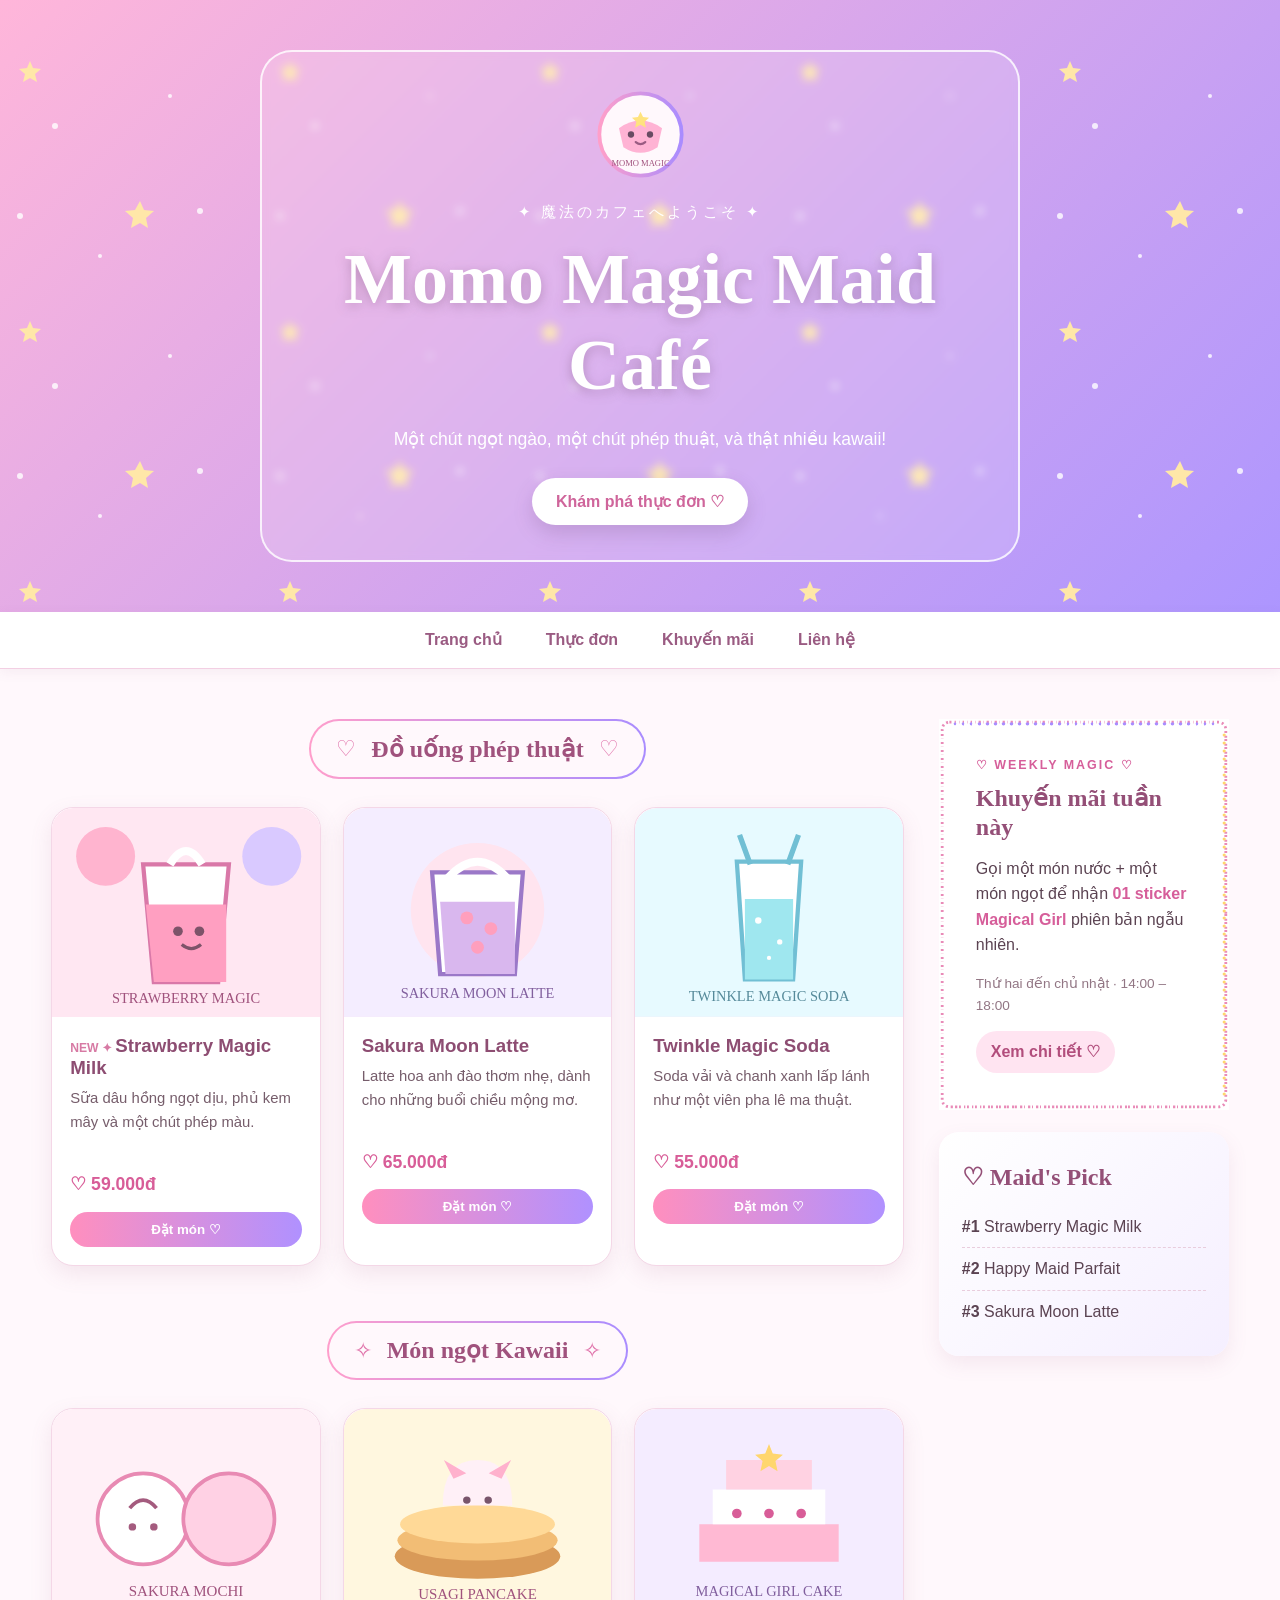
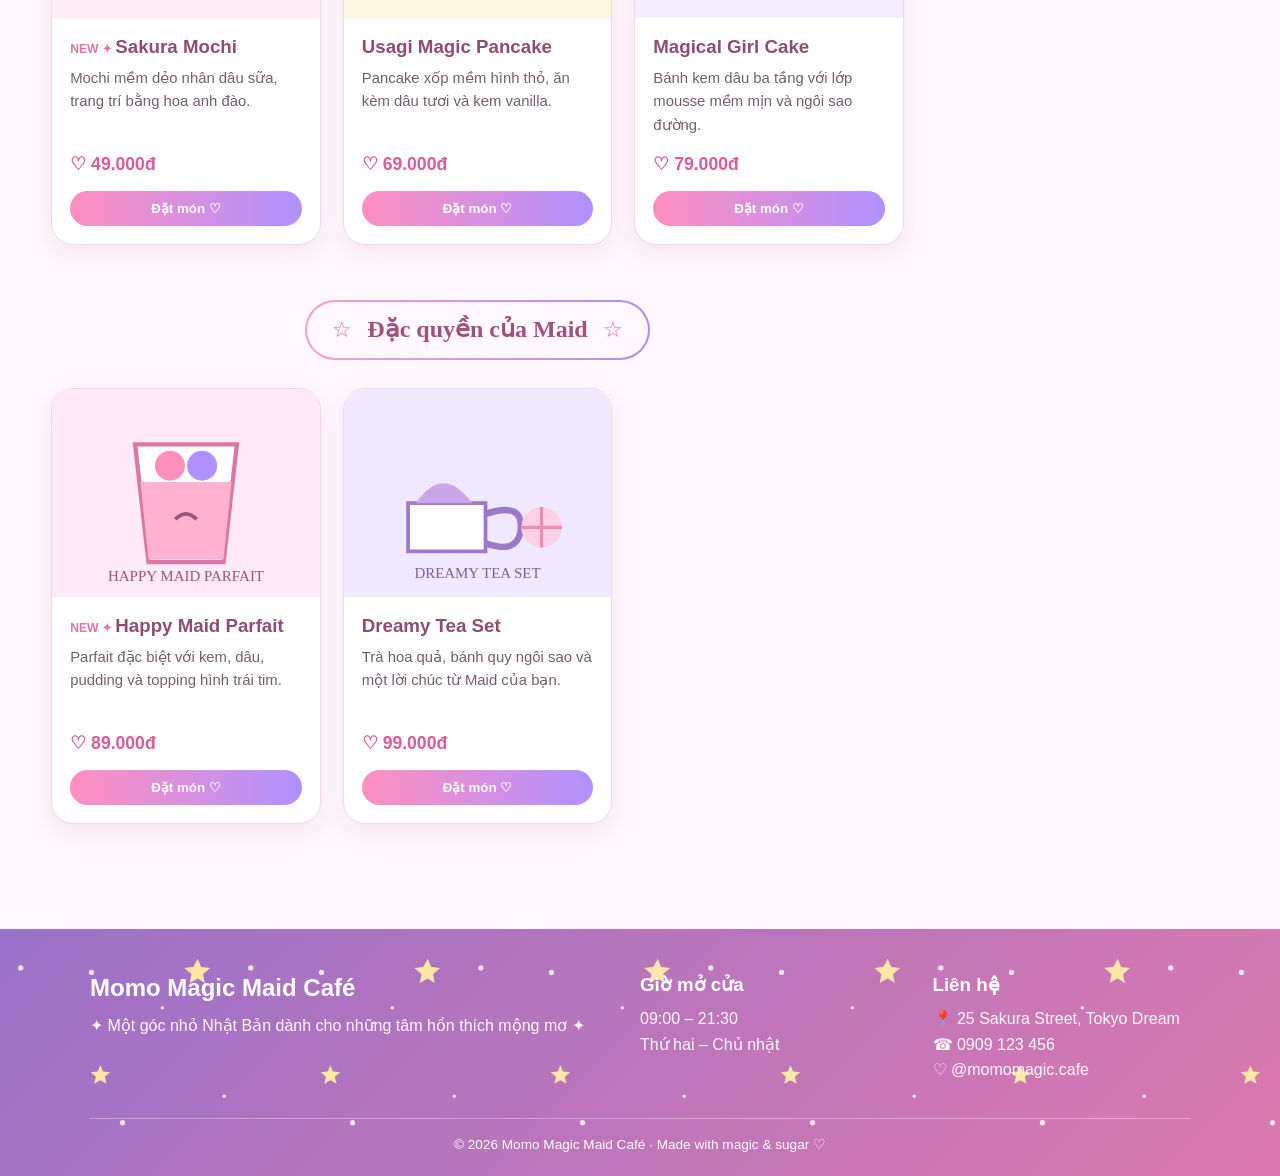
<file: 6651071009_DinhThiThaoDuyen_BaiTap1/html/index.html>
<!DOCTYPE html>
<html lang="vi">
<head>
    <meta charset="UTF-8">
    <meta name="viewport" content="width=device-width, initial-scale=1.0">
    <meta name="description" content="Maid Café Momo Magic - thực đơn cà phê phong cách kawaii Nhật Bản và thiếu nữ phép thuật.">
    <title>Momo Magic Maid Café | Menu - Đinh Thị Thảo Duyên</title>
    <link rel="stylesheet" href="../css/style.css">
</head>

<body>
    <header class="hero" id="home">
        <div class="hero-overlay">
            <img class="logo" src="../images/logo.svg" alt="Logo Momo Magic Maid Café">
            <p class="eyebrow">✦ 魔法のカフェへようこそ ✦</p>
            <h1>Momo Magic Maid Café</h1>
            <p class="slogan">Một chút ngọt ngào, một chút phép thuật, và thật nhiều kawaii!</p>
            <a class="hero-button" href="#menu">Khám phá thực đơn ♡</a>
        </div>
    </header>

    <nav class="main-nav">
        <ul>
            <li><a href="#home">Trang chủ</a></li>
            <li><a href="#menu">Thực đơn</a></li>
            <li><a href="#promo">Khuyến mãi</a></li>
            <li><a href="#contact">Liên hệ</a></li>
        </ul>
    </nav>

    <main class="page-layout">
        <div class="menu-content" id="menu">
            <!-- SECTION: Đồ uống -->
            <section class="menu-section drinks" id="drinks">
                <div class="section-heading">
                    <span>♡</span>
                    <h2>Đồ uống phép thuật</h2>
                    <span>♡</span>
                </div>

                <div class="card-grid">
                    <article class="menu-card">
                        <img src="../images/strawberry-milk.svg" alt="Ly sữa dâu phép thuật">
                        <div class="card-body">
                            <h3>Strawberry Magic Milk</h3>
                            <p>Sữa dâu hồng ngọt dịu, phủ kem mây và một chút phép màu.</p>
                            <span class="price">59.000đ</span>
                            <button type="button">Đặt món ♡</button>
                        </div>
                    </article>

                    <article class="menu-card">
                        <img src="../images/sakura-latte.svg" alt="Ly Sakura Latte">
                        <div class="card-body">
                            <h3>Sakura Moon Latte</h3>
                            <p>Latte hoa anh đào thơm nhẹ, dành cho những buổi chiều mộng mơ.</p>
                            <span class="price">65.000đ</span>
                            <button type="button">Đặt món ♡</button>
                        </div>
                    </article>

                    <article class="menu-card">
                        <img src="../images/magic-soda.svg" alt="Ly Magic Soda">
                        <div class="card-body">
                            <h3>Twinkle Magic Soda</h3>
                            <p>Soda vải và chanh xanh lấp lánh như một viên pha lê ma thuật.</p>
                            <span class="price">55.000đ</span>
                            <button type="button">Đặt món ♡</button>
                        </div>
                    </article>
                </div>
            </section>

            <!-- SECTION: Món ngọt -->
            <section class="menu-section sweets" id="sweets">
                <div class="section-heading">
                    <span>✧</span>
                    <h2>Món ngọt Kawaii</h2>
                    <span>✧</span>
                </div>

                <div class="card-grid">
                    <article class="menu-card">
                        <img src="../images/mochi.svg" alt="Mochi Sakura">
                        <div class="card-body">
                            <h3>Sakura Mochi</h3>
                            <p>Mochi mềm dẻo nhân dâu sữa, trang trí bằng hoa anh đào.</p>
                            <span class="price">49.000đ</span>
                            <button type="button">Đặt món ♡</button>
                        </div>
                    </article>

                    <article class="menu-card">
                        <img src="../images/pancake.svg" alt="Pancake thỏ phép thuật">
                        <div class="card-body">
                            <h3>Usagi Magic Pancake</h3>
                            <p>Pancake xốp mềm hình thỏ, ăn kèm dâu tươi và kem vanilla.</p>
                            <span class="price">69.000đ</span>
                            <button type="button">Đặt món ♡</button>
                        </div>
                    </article>

                    <article class="menu-card">
                        <img src="../images/cake.svg" alt="Bánh kem Magical Girl">
                        <div class="card-body">
                            <h3>Magical Girl Cake</h3>
                            <p>Bánh kem dâu ba tầng với lớp mousse mềm mịn và ngôi sao đường.</p>
                            <span class="price">79.000đ</span>
                            <button type="button">Đặt món ♡</button>
                        </div>
                    </article>
                </div>
            </section>

            <!-- SECTION: Món đặc biệt -->
            <section class="menu-section specials" id="specials">
                <div class="section-heading">
                    <span>☆</span>
                    <h2>Đặc quyền của Maid</h2>
                    <span>☆</span>
                </div>

                <div class="card-grid">
                    <article class="menu-card featured">
                        <img src="../images/maid-parfait.svg" alt="Maid Parfait">
                        <div class="card-body">
                            <h3>Happy Maid Parfait</h3>
                            <p>Parfait đặc biệt với kem, dâu, pudding và topping hình trái tim.</p>
                            <span class="price">89.000đ</span>
                            <button type="button">Đặt món ♡</button>
                        </div>
                    </article>

                    <article class="menu-card featured">
                        <img src="../images/tea-set.svg" alt="Dreamy Tea Set">
                        <div class="card-body">
                            <h3>Dreamy Tea Set</h3>
                            <p>Trà hoa quả, bánh quy ngôi sao và một lời chúc từ Maid của bạn.</p>
                            <span class="price">99.000đ</span>
                            <button type="button">Đặt món ♡</button>
                        </div>
                    </article>
                </div>
            </section>
        </div>

        <aside id="promo">
            <div class="promo-box">
                <p class="promo-label">♡ WEEKLY MAGIC ♡</p>
                <h2>Khuyến mãi tuần này</h2>
                <p>Gọi một món nước + một món ngọt để nhận <strong>01 sticker Magical Girl</strong> phiên bản ngẫu nhiên.</p>
                <p class="promo-note">Thứ hai đến chủ nhật · 14:00 – 18:00</p>
                <a href="#contact">Xem chi tiết ♡</a>
            </div>

            <div class="favorite-box">
                <h2>♡ Maid's Pick</h2>
                <p><strong>#1</strong> Strawberry Magic Milk</p>
                <p><strong>#2</strong> Happy Maid Parfait</p>
                <p><strong>#3</strong> Sakura Moon Latte</p>
            </div>
        </aside>
    </main>

    <footer id="contact">
        <div class="footer-inner">
            <div>
                <h2>Momo Magic Maid Café</h2>
                <p>✦ Một góc nhỏ Nhật Bản dành cho những tâm hồn thích mộng mơ ✦</p>
            </div>

            <div>
                <h3>Giờ mở cửa</h3>
                <p>09:00 – 21:30<br>Thứ hai – Chủ nhật</p>
            </div>

            <div>
                <h3>Liên hệ</h3>
                <p>📍 25 Sakura Street, Tokyo Dream<br>☎ 0909 123 456<br>♡ @momomagic.cafe</p>
            </div>
        </div>

        <p class="copyright">© 2026 Momo Magic Maid Café · Made with magic & sugar ♡</p>
    </footer>
</body>
</html>
</file>
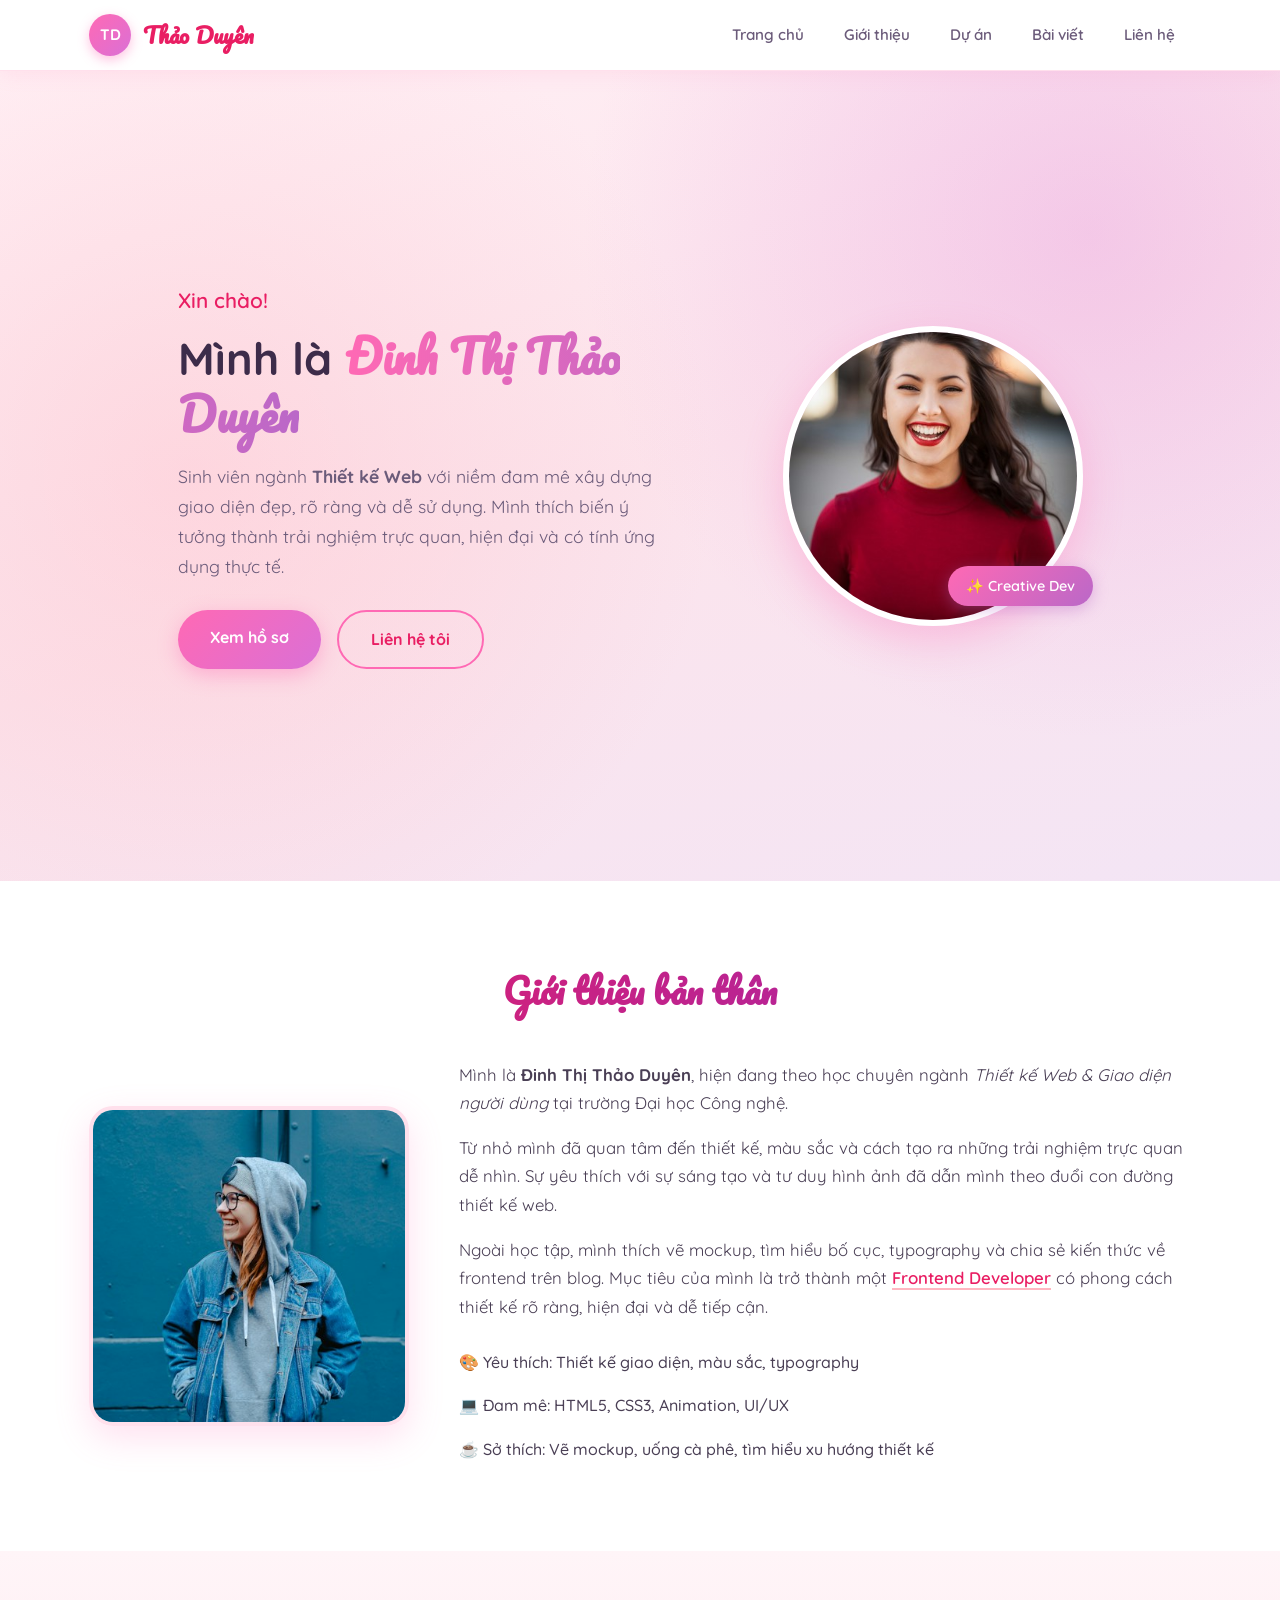
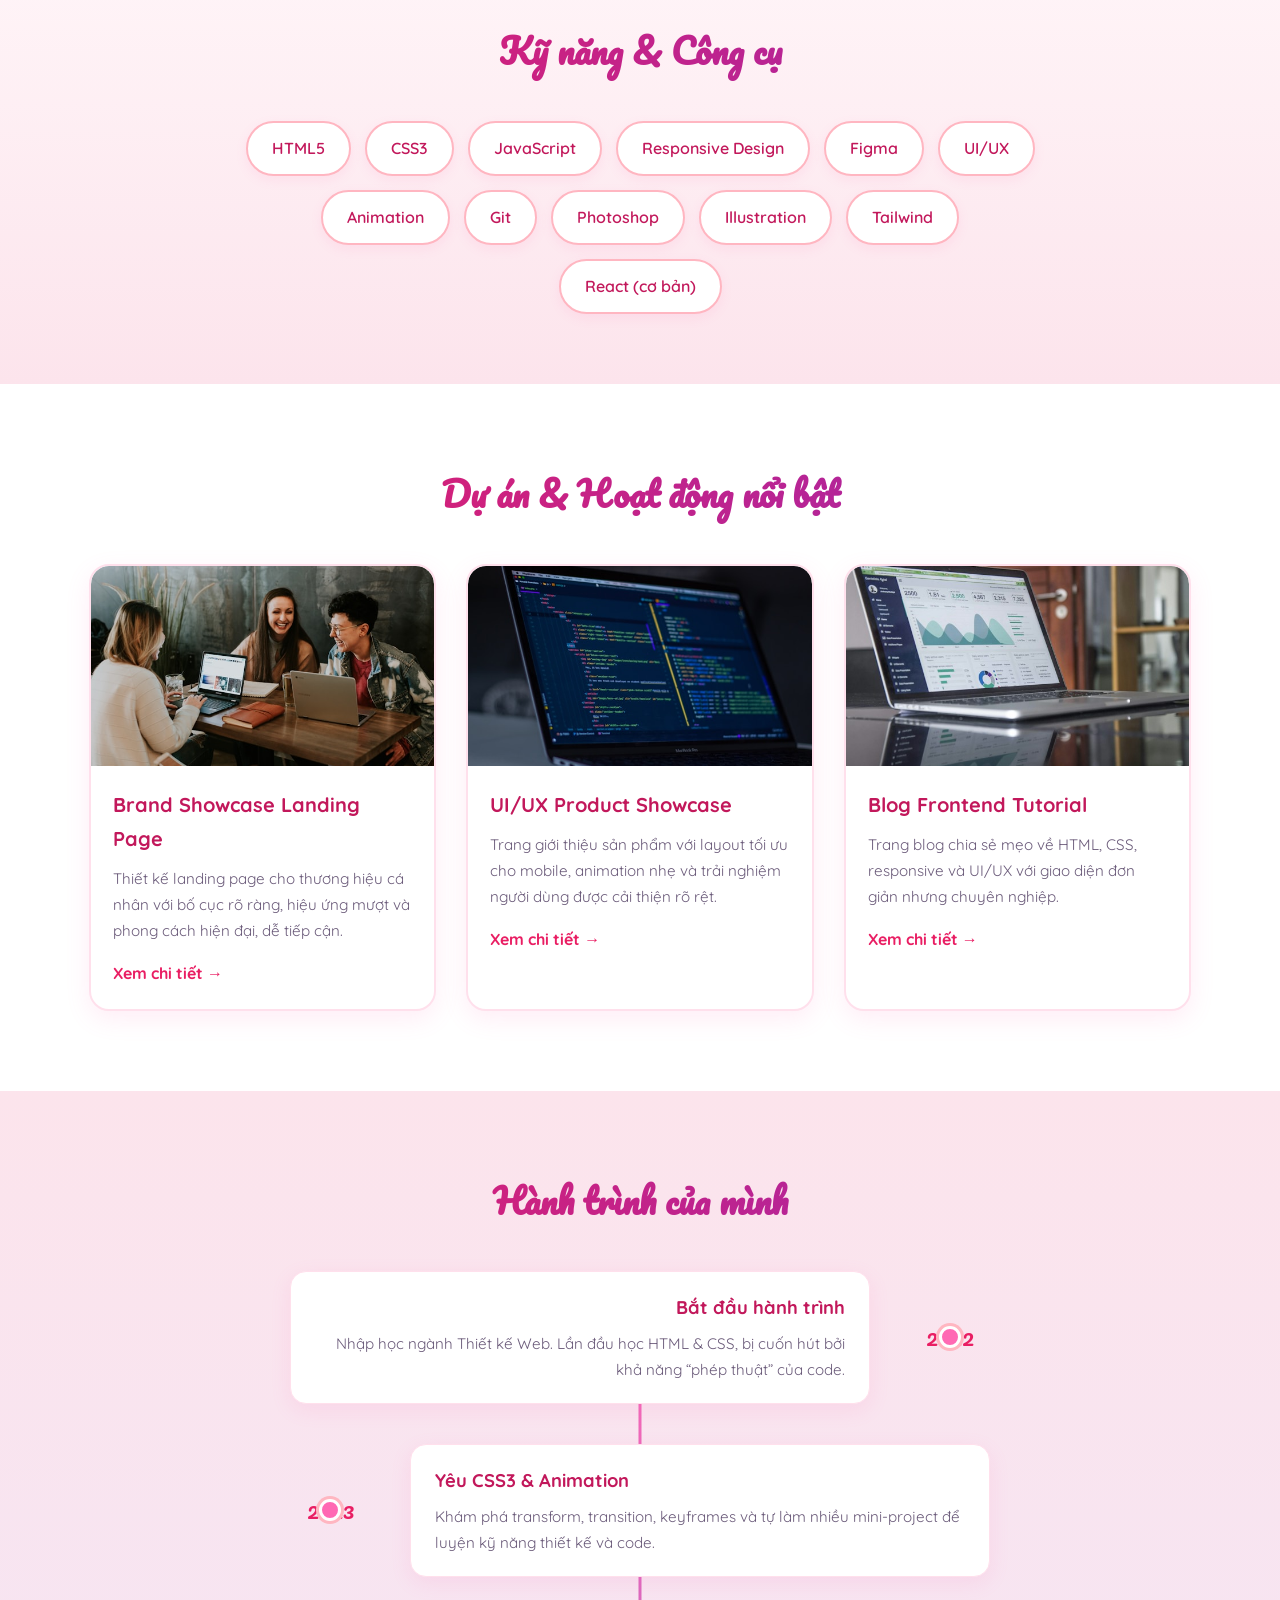
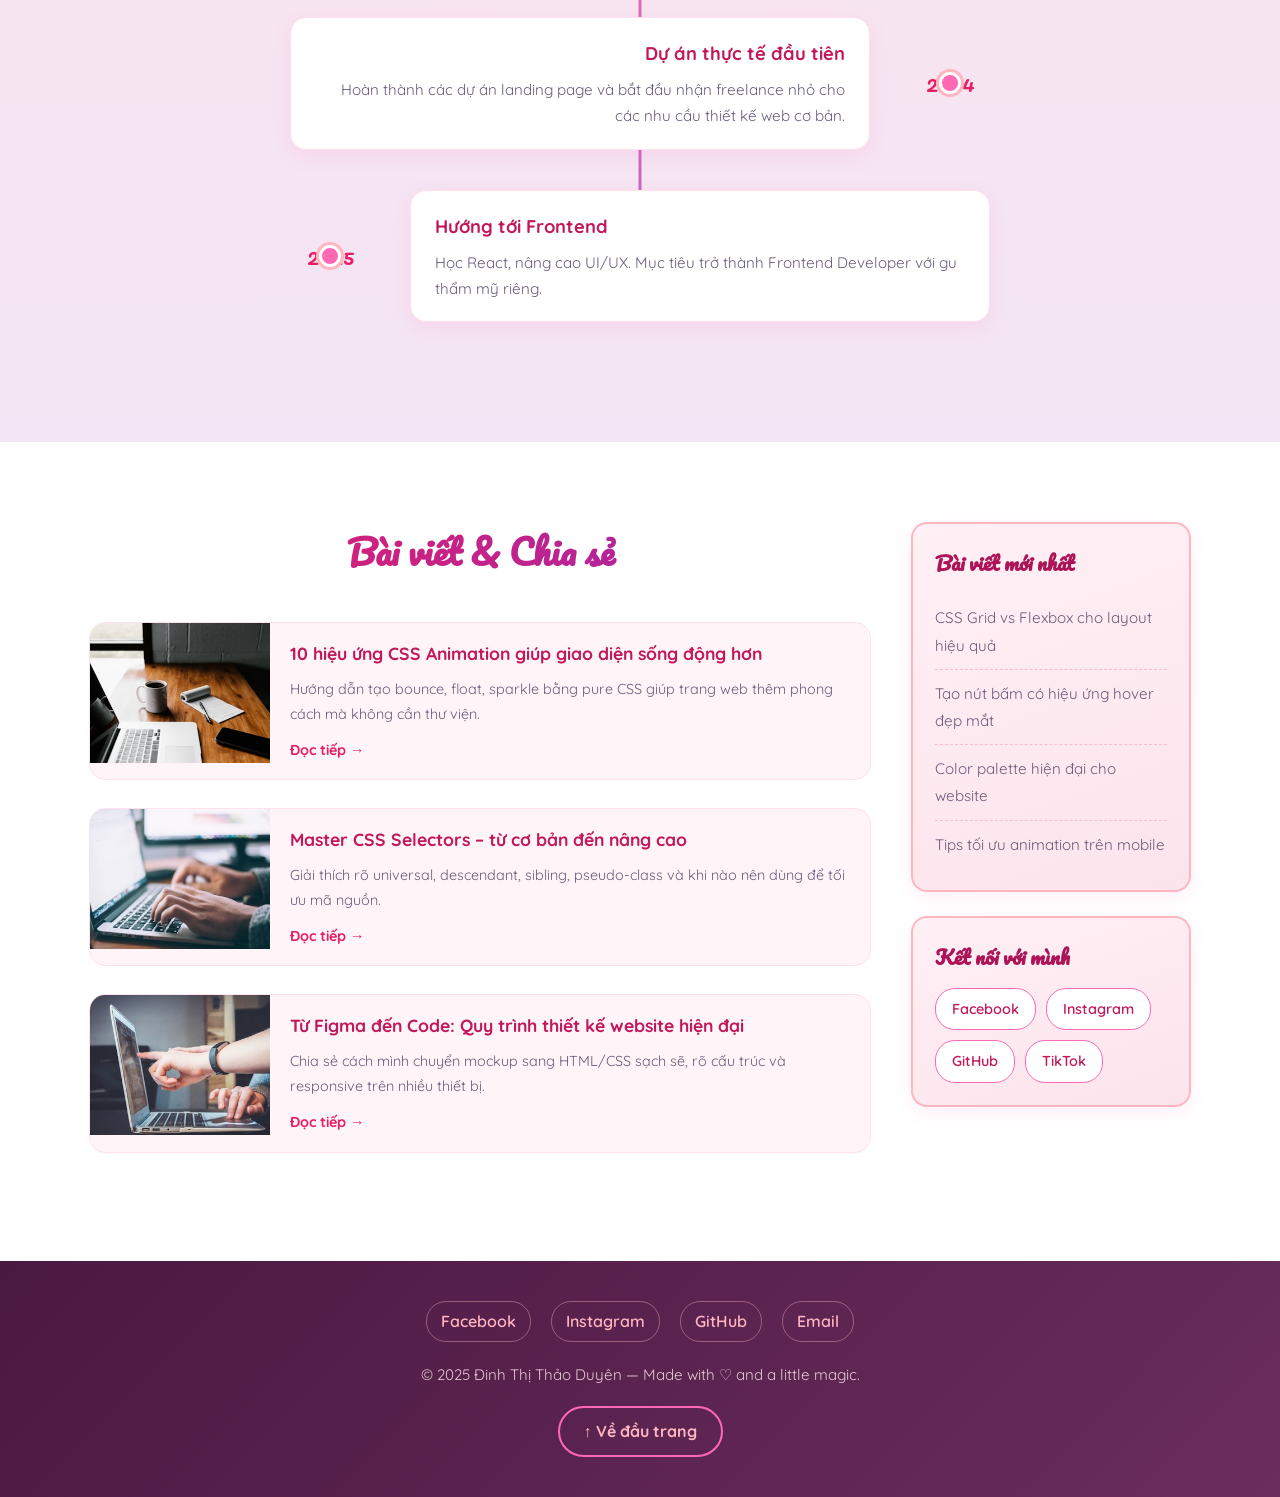
<file: BT2_DinhThiThaoDuyen_6651071009_BlogCaNhan/html/index.html>
<!DOCTYPE html>
<html lang="vi">
<head>
    <meta charset="UTF-8">
    <meta name="viewport" content="width=device-width, initial-scale=1.0">
    <meta name="description" content="Blog cá nhân của Đinh Thị Thảo Duyên - Sinh viên Thiết kế Web đam mê tạo giao diện đẹp, tối ưu trải nghiệm người dùng và chia sẻ kiến thức Frontend.">
    <title>Đinh Thị Thảo Duyên | Portfolio & Blog Cá Nhân</title>
    <link rel="stylesheet" href="../css/style.css">
    <link rel="preconnect" href="https://fonts.googleapis.com">
    <link rel="preconnect" href="https://fonts.gstatic.com" crossorigin>
    <link href="https://fonts.googleapis.com/css2?family=Pacifico&family=Quicksand:wght@400;500;600;700&display=swap" rel="stylesheet">
</head>
<body>
    <!-- ========== HEADER STICKY ========== -->
    <header class="site-header" id="trang-chu">
        <div class="header-inner">
            <a href="#trang-chu" class="logo">
                <span class="logo-circle">TD</span>
                <span class="logo-text">Thảo Duyên</span>
            </a>
            <nav class="main-nav">
                <ul>
                    <li><a href="#trang-chu">Trang chủ</a></li>
                    <li><a href="#gioi-thieu">Giới thiệu</a></li>
                    <li><a href="#du-an">Dự án</a></li>
                    <li><a href="#bai-viet">Bài viết</a></li>
                    <li><a href="#lien-he">Liên hệ</a></li>
                </ul>
            </nav>
        </div>
    </header>

    <!-- ========== HERO SECTION ========== -->
    <section class="hero">
        <div class="hero-content">
            <div class="hero-text">
                <p class="greeting">Xin chào!</p>
                <h1>Mình là <span class="highlight">Đinh Thị Thảo Duyên</span></h1>
                <p class="intro">
                    Sinh viên ngành <strong>Thiết kế Web</strong> với niềm đam mê xây dựng giao diện đẹp, rõ ràng và dễ sử dụng.
                    Mình thích biến ý tưởng thành trải nghiệm trực quan, hiện đại và có tính ứng dụng thực tế.
                </p>
                <div class="hero-cta">
                    <a href="#gioi-thieu" class="btn btn-primary">Xem hồ sơ</a>
                    <a href="#lien-he" class="btn btn-outline">Liên hệ tôi</a>
                </div>
            </div>
            <div class="hero-image">
                <img src="../images/portrait.jpg" alt="Ảnh chân dung Đinh Thị Thảo Duyên">
                <div class="hero-badge">✨ Creative Dev</div>
            </div>
        </div>
    </section>

    <!-- ========== GIỚI THIỆU ========== -->
    <section class="about" id="gioi-thieu">
        <div class="container">
            <h2 class="section-title">Giới thiệu bản thân</h2>
            <div class="about-grid">
                <div class="about-image">
                    <img src="../images/portrait2.jpg" alt="Thảo Duyên đang học">
                </div>
                <div class="about-text">
                    <p>
                        Mình là <strong>Đinh Thị Thảo Duyên</strong>, hiện đang theo học chuyên ngành 
                        <em>Thiết kế Web & Giao diện người dùng</em> tại trường Đại học Công nghệ.
                    </p>
                    <p>
                        Từ nhỏ mình đã quan tâm đến thiết kế, màu sắc và cách tạo ra những trải nghiệm trực quan dễ nhìn.
                        Sự yêu thích với sự sáng tạo và tư duy hình ảnh đã dẫn mình theo đuổi con đường thiết kế web.
                    </p>
                    <p>
                        Ngoài học tập, mình thích vẽ mockup, tìm hiểu bố cục, typography và chia sẻ kiến thức về frontend trên blog.
                        Mục tiêu của mình là trở thành một <a href="#du-an">Frontend Developer</a> có phong cách thiết kế rõ ràng, hiện đại và dễ tiếp cận.
                    </p>
                    <ul class="about-highlights">
                        <li>🎨 Yêu thích: Thiết kế giao diện, màu sắc, typography</li>
                        <li>💻 Đam mê: HTML5, CSS3, Animation, UI/UX</li>
                        <li>☕ Sở thích: Vẽ mockup, uống cà phê, tìm hiểu xu hướng thiết kế</li>
                    </ul>
                </div>
            </div>
        </div>
    </section>

    <!-- ========== KỸ NĂNG ========== -->
    <section class="skills" id="ky-nang">
        <div class="container">
            <h2 class="section-title">Kỹ năng & Công cụ</h2>
            <div class="skills-grid">
                <span class="skill-tag">HTML5</span>
                <span class="skill-tag">CSS3</span>
                <span class="skill-tag">JavaScript</span>
                <span class="skill-tag">Responsive Design</span>
                <span class="skill-tag">Figma</span>
                <span class="skill-tag">UI/UX</span>
                <span class="skill-tag">Animation</span>
                <span class="skill-tag">Git</span>
                <span class="skill-tag">Photoshop</span>
                <span class="skill-tag">Illustration</span>
                <span class="skill-tag">Tailwind</span>
                <span class="skill-tag">React (cơ bản)</span>
            </div>
        </div>
    </section>

    <!-- ========== DỰ ÁN ========== -->
    <section class="projects" id="du-an">
        <div class="container">
            <h2 class="section-title">Dự án & Hoạt động nổi bật</h2>
            <div class="projects-grid">
                <article class="project-card">
                    <img src="../images/project1.jpg" alt="Website thương hiệu cá nhân">
                    <div class="project-body">
                        <h3>Brand Showcase Landing Page</h3>
                        <p>Thiết kế landing page cho thương hiệu cá nhân với bố cục rõ ràng, hiệu ứng mượt và phong cách hiện đại, dễ tiếp cận.</p>
                        <a href="#" class="project-link">Xem chi tiết →</a>
                    </div>
                </article>
                <article class="project-card">
                    <img src="../images/project2.jpg" alt="Dashboard website UI">
                    <div class="project-body">
                        <h3>UI/UX Product Showcase</h3>
                        <p>Trang giới thiệu sản phẩm với layout tối ưu cho mobile, animation nhẹ và trải nghiệm người dùng được cải thiện rõ rệt.</p>
                        <a href="#" class="project-link">Xem chi tiết →</a>
                    </div>
                </article>
                <article class="project-card">
                    <img src="../images/project3.jpg" alt="Blog tutorial frontend">
                    <div class="project-body">
                        <h3>Blog Frontend Tutorial</h3>
                        <p>Trang blog chia sẻ mẹo về HTML, CSS, responsive và UI/UX với giao diện đơn giản nhưng chuyên nghiệp.</p>
                        <a href="#" class="project-link">Xem chi tiết →</a>
                    </div>
                </article>
            </div>
        </div>
    </section>

    <!-- ========== HÀNH TRÌNH / TIMELINE ========== -->
    <section class="journey" id="hanh-trinh">
        <div class="container">
            <h2 class="section-title">Hành trình của mình</h2>
            <div class="timeline">
                <div class="timeline-item">
                    <div class="timeline-year">2022</div>
                    <div class="timeline-content">
                        <h3>Bắt đầu hành trình</h3>
                        <p>Nhập học ngành Thiết kế Web. Lần đầu học HTML & CSS, bị cuốn hút bởi khả năng “phép thuật” của code.</p>
                    </div>
                </div>
                <div class="timeline-item">
                    <div class="timeline-year">2023</div>
                    <div class="timeline-content">
                        <h3>Yêu CSS3 & Animation</h3>
                        <p>Khám phá transform, transition, keyframes và tự làm nhiều mini-project để luyện kỹ năng thiết kế và code.</p>
                    </div>
                </div>
                <div class="timeline-item">
                    <div class="timeline-year">2024</div>
                    <div class="timeline-content">
                        <h3>Dự án thực tế đầu tiên</h3>
                        <p>Hoàn thành các dự án landing page và bắt đầu nhận freelance nhỏ cho các nhu cầu thiết kế web cơ bản.</p>
                    </div>
                </div>
                <div class="timeline-item">
                    <div class="timeline-year">2025</div>
                    <div class="timeline-content">
                        <h3>Hướng tới Frontend</h3>
                        <p>Học React, nâng cao UI/UX. Mục tiêu trở thành Frontend Developer với gu thẩm mỹ riêng.</p>
                    </div>
                </div>
            </div>
        </div>
    </section>

    <!-- ========== BÀI VIẾT + ASIDE ========== -->
    <section class="blog-section" id="bai-viet">
        <div class="container blog-layout">
            <div class="blog-main">
                <h2 class="section-title">Bài viết & Chia sẻ</h2>
                <article class="blog-card">
                    <img src="../images/blog1.jpg" alt="CSS Animation">
                    <div class="blog-body">
                        <h3>10 hiệu ứng CSS Animation giúp giao diện sống động hơn</h3>
                        <p>Hướng dẫn tạo bounce, float, sparkle bằng pure CSS giúp trang web thêm phong cách mà không cần thư viện.</p>
                        <a href="#" class="read-more">Đọc tiếp →</a>
                    </div>
                </article>
                <article class="blog-card">
                    <img src="../images/blog2.jpg" alt="Selector tips">
                    <div class="blog-body">
                        <h3>Master CSS Selectors – từ cơ bản đến nâng cao</h3>
                        <p>Giải thích rõ universal, descendant, sibling, pseudo-class và khi nào nên dùng để tối ưu mã nguồn.</p>
                        <a href="#" class="read-more">Đọc tiếp →</a>
                    </div>
                </article>
                <article class="blog-card">
                    <img src="../images/blog3.jpg" alt="Figma to Code">
                    <div class="blog-body">
                        <h3>Từ Figma đến Code: Quy trình thiết kế website hiện đại</h3>
                        <p>Chia sẻ cách mình chuyển mockup sang HTML/CSS sạch sẽ, rõ cấu trúc và responsive trên nhiều thiết bị.</p>
                        <a href="#" class="read-more">Đọc tiếp →</a>
                    </div>
                </article>
            </div>

            <aside class="blog-aside">
                <div class="aside-box">
                    <h3>Bài viết mới nhất</h3>
                    <ul class="latest-posts">
                        <li><a href="#">CSS Grid vs Flexbox cho layout hiệu quả</a></li>
                        <li><a href="#">Tạo nút bấm có hiệu ứng hover đẹp mắt</a></li>
                        <li><a href="#">Color palette hiện đại cho website</a></li>
                        <li><a href="#">Tips tối ưu animation trên mobile</a></li>
                    </ul>
                </div>
                <div class="aside-box social-box">
                    <h3>Kết nối với mình</h3>
                    <div class="social-links">
                        <a href="#" class="social-btn">Facebook</a>
                        <a href="#" class="social-btn">Instagram</a>
                        <a href="#" class="social-btn">GitHub</a>
                        <a href="#" class="social-btn">TikTok</a>
                    </div>
                </div>
            </aside>
        </div>
    </section>

    <!-- ========== FOOTER ========== -->
    <footer class="site-footer" id="lien-he">
        <div class="footer-inner">
            <div class="footer-social">
                <a href="#">Facebook</a>
                <a href="#">Instagram</a>
                <a href="#">GitHub</a>
                <a href="#">Email</a>
            </div>
            <p class="copyright">© 2025 Đinh Thị Thảo Duyên — Made with ♡ and a little magic.</p>
            <a href="#trang-chu" class="back-to-top">↑ Về đầu trang</a>
        </div>
    </footer>
</body>
</html>
</file>
<file: 6651071009_DinhThiThaoDuyen_BaiTap1/css/style.css>
/* ==============================
   Momo Magic Maid Café
   CSS3 - Bài 1
   ============================== */

/* Selector 1: Universal selector (*) */
* {
    box-sizing: border-box;
    margin: 0;
    padding: 0;
}

/* Selector 2: Tag selector */
body {
    font-family: "Segoe UI", Arial, sans-serif;
    color: #5b4352;
    background: #fff8fc;
    line-height: 1.6;
}

/* Tag selector */
h1, h2, h3 {
    line-height: 1.2;
}

a {
    text-decoration: none;
    color: inherit;
}

/* ==============================
   HEADER / BANNER
   background-size + background-position
   Multiple background images
   ============================== */
.hero {
    min-height: 430px;
    display: grid;
    place-items: center;
    text-align: center;
    padding: 50px 20px;
    color: #fff;
    background-image:
        url("../images/stars.svg"),
        linear-gradient(135deg, rgba(255, 173, 213, 0.88), rgba(164, 139, 255, 0.90));
    background-size: 260px, cover;
    background-position: center, center;
    background-repeat: repeat, no-repeat;
}

.hero-overlay {
    width: min(760px, 100%);
    padding: 35px 25px;
    border: 2px solid rgba(255,255,255,0.8);
    border-radius: 32px;
    background: rgba(255,255,255,0.15);
    backdrop-filter: blur(4px);
}

.logo {
    width: 95px;
    height: 95px;
    margin-bottom: 10px;
}

.eyebrow {
    font-size: 0.95rem;
    letter-spacing: 3px;
    margin-bottom: 12px;
}

.hero h1 {
    font-family: "Times New Roman", Georgia, serif;
    font-size: clamp(2.3rem, 6vw, 4.5rem);
    text-shadow: 0 3px 12px rgba(105, 70, 100, 0.35);
}

/* Selector 3: Class selector */
.slogan {
    margin: 16px auto 25px;
    font-size: 1.1rem;
    max-width: 600px;
}

.hero-button {
    display: inline-block;
    padding: 11px 24px;
    border-radius: 999px;
    background: #fff;
    color: #cf659b;
    font-weight: bold;
    box-shadow: 0 8px 20px rgba(96, 59, 103, 0.2);
}

/* Selector 4: Descendant selector */
.hero-overlay .hero-button {
    transition: transform 0.25s ease, box-shadow 0.25s ease;
}

/* Pseudo-class :hover */
.hero-overlay .hero-button:hover {
    transform: translateY(-4px) scale(1.03);
    box-shadow: 0 12px 25px rgba(96, 59, 103, 0.3);
}

/* ==============================
   NAVIGATION
   ============================== */
.main-nav {
    position: sticky;
    top: 0;
    z-index: 10;
    background: #fff;
    border-bottom: 1px solid #f3cfe3;
    box-shadow: 0 3px 12px rgba(145, 93, 127, 0.08);
}

.main-nav ul {
    list-style: none;
    display: flex;
    justify-content: center;
    flex-wrap: wrap;
}

/* Selector 5: Child selector (>) */
.main-nav > ul > li {
    position: relative;
}

/* Selector 6: Descendant selector */
.main-nav li a {
    display: block;
    padding: 15px 22px;
    color: #9a5b82;
    font-weight: bold;
}

/* Pseudo-class :hover */
.main-nav li a:hover {
    background: #fff0f7;
    color: #d85d98;
}

/* ==============================
   LAYOUT
   ============================== */
.page-layout {
    width: min(1200px, 92%);
    margin: 50px auto;
    display: grid;
    grid-template-columns: minmax(0, 1fr) 290px;
    gap: 35px;
    align-items: start;
}

/* ==============================
   SECTION HEADING
   background-origin + background-clip
   ============================== */
.menu-section {
    margin-bottom: 55px;
}

.section-heading {
    display: flex;
    justify-content: center;
    align-items: center;
    gap: 15px;
    width: fit-content;
    margin: 0 auto 28px;
    padding: 10px 25px;
    border: 2px solid transparent;
    border-radius: 999px;

    /* background-origin */
    background-origin: border-box;

    /* background-clip */
    background-clip: padding-box, border-box;

    background-image:
        linear-gradient(#fff8fc, #fff8fc),
        linear-gradient(90deg, #ff9ecb, #a98cff);
}

.section-heading h2 {
    color: #a0527d;
    font-family: "Times New Roman", Georgia, serif;
}

.section-heading span {
    color: #df6fa8;
    font-size: 1.4rem;
}

/* ==============================
   CARD GRID
   ============================== */
.card-grid {
    display: grid;
    grid-template-columns: repeat(3, 1fr);
    gap: 22px;
}

/* Selector 7: Tag + class selector */
article.menu-card {
    overflow: hidden;
    background: #fff;
    border: 1px solid #f4d7e7;
    border-radius: 22px;
    box-shadow: 0 8px 22px rgba(155, 91, 127, 0.12);
    transition: transform 0.25s ease, box-shadow 0.25s ease;
}

article.menu-card:hover {
    transform: translateY(-7px);
    box-shadow: 0 15px 30px rgba(155, 91, 127, 0.18);
}

.menu-card img {
    display: block;
    width: 100%;
    aspect-ratio: 1 / 0.78;
    object-fit: cover;
    border-radius: 22px 22px 0 0;
    background: #ffeaf5;
}

.card-body {
    padding: 18px;
}

.card-body h3 {
    color: #8d4d72;
    margin-bottom: 8px;
}

.card-body p {
    min-height: 75px;
    color: #765d6b;
    font-size: 0.93rem;
}

/* Selector 8: Adjacent sibling selector (+) */
.card-body h3 + p {
    margin-top: 3px;
}

.price {
    display: block;
    margin: 8px 0 13px;
    color: #d85d98;
    font-size: 1.1rem;
    font-weight: bold;
}

/* Selector 9: Class + pseudo-element */
.price::before {
    content: "♡ ";
}

/* Button */
.card-body button {
    width: 100%;
    padding: 10px 15px;
    border: 0;
    border-radius: 999px;
    background: linear-gradient(90deg, #ff8fbe, #b091ff);
    color: #fff;
    font-weight: bold;
    cursor: pointer;
    transition: transform 0.2s ease;
}

.card-body button:hover {
    transform: scale(1.03);
}

/* Selector 10: :first-child pseudo-class */
.card-grid article:first-child .card-body h3::before {
    content: "NEW ✦ ";
    color: #d77aa4;
    font-size: 0.65em;
}

/* ==============================
   ASIDE
   border-image cho khối khuyến mãi
   ============================== */
aside {
    display: flex;
    flex-direction: column;
    gap: 22px;
    position: sticky;
    top: 85px;
}

.promo-box {
    padding: 25px;
    border: 12px solid transparent;
    border-image: url("../images/border.svg") 30 round;
    background: #fff;
}

.promo-label {
    color: #d65e9a;
    font-size: 0.78rem;
    font-weight: bold;
    letter-spacing: 2px;
}

.promo-box h2,
.favorite-box h2 {
    margin: 8px 0 14px;
    color: #944f77;
    font-family: "Times New Roman", Georgia, serif;
}

.promo-box strong {
    color: #d65e9a;
}

.promo-note {
    margin: 15px 0;
    font-size: 0.85rem;
    color: #927684;
}

.promo-box a {
    display: inline-block;
    padding: 8px 15px;
    border-radius: 999px;
    background: #ffe4f1;
    color: #b24d7c;
    font-weight: bold;
}

.favorite-box {
    padding: 23px;
    border-radius: 20px;
    background: linear-gradient(135deg, #fff, #f5efff);
    box-shadow: 0 8px 20px rgba(155, 91, 127, 0.10);
}

.favorite-box p {
    padding: 8px 0;
    border-bottom: 1px dashed #e9cddd;
}

.favorite-box p:last-child {
    border-bottom: 0;
}

/* ==============================
   FOOTER
   Multiple background images
   ============================== */
footer {
    padding: 45px 5% 20px;
    color: #fff;
    background-image:
        url("../images/stars.svg"),
        linear-gradient(135deg, #9a72c8, #dc79ae);
    background-size: 230px, cover;
    background-position: center, center;
    background-repeat: repeat, no-repeat;
}

.footer-inner {
    width: min(1100px, 100%);
    margin: auto;
    display: grid;
    grid-template-columns: 2fr 1fr 1fr;
    gap: 35px;
}

.footer-inner h2,
.footer-inner h3 {
    margin-bottom: 10px;
}

.footer-inner p {
    color: #fff7fc;
}

.copyright {
    width: min(1100px, 100%);
    margin: 35px auto 0;
    padding-top: 15px;
    border-top: 1px solid rgba(255,255,255,0.35);
    text-align: center;
    font-size: 0.85rem;
}

/* ==============================
   Responsive
   ============================== */
@media (max-width: 950px) {
    .page-layout {
        grid-template-columns: 1fr;
    }

    aside {
        position: static;
    }

    .card-grid {
        grid-template-columns: repeat(2, 1fr);
    }

    .footer-inner {
        grid-template-columns: 1fr 1fr;
    }
}

@media (max-width: 620px) {
    .card-grid,
    .footer-inner {
        grid-template-columns: 1fr;
    }

    .main-nav li a {
        padding: 12px 13px;
        font-size: 0.9rem;
    }

    .hero {
        min-height: 390px;
    }
}
</file>
<file: BT2_DinhThiThaoDuyen_6651071009_BlogCaNhan/css/style.css>
/* =====================================================
   Portfolio Blog - Đinh Thị Thảo Duyên
   Theme: Soft Pastel / Modern Portfolio / UI Design
   =====================================================
   Các nhóm kiến thức CSS3 được vận dụng (có comment rõ):
   1. Selector
   2. Border & Background
   3. Text Effects
   4. 2D/3D Transform
   5. Transitions & Animations
   6. Multiple Columns  (dùng ở timeline / blog)
   7. User Interface   (cursor, outline, selection...)
   ===================================================== */

/* ---------- 1. SELECTOR (Universal, Tag, Class, ID, Descendant, Pseudo...) ---------- */
* {
    margin: 0;
    padding: 0;
    box-sizing: border-box;
}

html {
    scroll-behavior: smooth;
}

body {
    font-family: 'Quicksand', sans-serif;
    background: #fff5f8;
    color: #4a3f55;
    line-height: 1.7;
}

img {
    max-width: 100%;
    display: block;
}

a {
    text-decoration: none;
    color: inherit;
}

/* ---------- HEADER STICKY ---------- */
.site-header {
    position: sticky;
    top: 0;
    z-index: 1000;
    background: rgba(255, 255, 255, 0.92);
    backdrop-filter: blur(12px);
    box-shadow: 0 2px 20px rgba(255, 105, 180, 0.12);
    /* Border & Background */
    border-bottom: 1px solid #ffe0ec;
}

.header-inner {
    max-width: 1150px;
    margin: 0 auto;
    padding: 14px 24px;
    display: flex;
    align-items: center;
    justify-content: space-between;
}

.logo {
    display: flex;
    align-items: center;
    gap: 12px;
    font-weight: 700;
}

.logo-circle {
    width: 42px;
    height: 42px;
    background: linear-gradient(135deg, #ff69b4, #da70d6);
    color: #fff;
    border-radius: 50%;
    display: flex;
    align-items: center;
    justify-content: center;
    font-weight: 700;
    font-size: 0.95rem;
    box-shadow: 0 4px 12px rgba(255, 105, 180, 0.4);
}

.logo-text {
    font-family: 'Pacifico', cursive;
    font-size: 1.4rem;
    color: #e91e63;
}

.main-nav ul {
    list-style: none;
    display: flex;
    gap: 8px;
}

.main-nav a {
    padding: 8px 16px;
    border-radius: 30px;
    font-weight: 600;
    font-size: 0.95rem;
    color: #6b5b7a;
    /* Transitions & Animations */
    transition: all 0.3s ease;
}

.main-nav a:hover {
    background: #ffe0ec;
    color: #e91e63;
}

/* ---------- HERO ---------- */
.hero {
    min-height: 90vh;
    display: flex;
    align-items: center;
    /* Border & Background - multiple + size */
    background:
        radial-gradient(circle at 15% 50%, rgba(255, 182, 193, 0.35) 0%, transparent 45%),
        radial-gradient(circle at 85% 20%, rgba(218, 112, 214, 0.25) 0%, transparent 40%),
        linear-gradient(160deg, #fff0f5 0%, #fce4ec 50%, #f3e5f5 100%);
    background-size: 100% 100%;
    padding: 60px 24px;
}

.hero-content {
    max-width: 1150px;
    margin: 0 auto;
    display: flex;
    align-items: center;
    gap: 50px;
    flex-wrap: wrap;
}

.hero-text {
    flex: 1 1 420px;
}

/* Text Effects + Animation cho lời chào đa ngôn ngữ */
.greeting {
    font-size: 1.3rem;
    font-weight: 600;
    color: #e91e63;
    margin-bottom: 12px;
    height: 1.6em;
    overflow: hidden;
    position: relative;
}

.greeting span {
    display: block;
    position: absolute;
    opacity: 0;
    animation: langSwitch 9s infinite;
}

.lang-vi { animation-delay: 0s; }
.lang-en { animation-delay: 3s; }
.lang-jp { animation-delay: 6s; }

@keyframes langSwitch {
    0%, 25%   { opacity: 1; transform: translateY(0); }
    30%, 100% { opacity: 0; transform: translateY(-20px); }
}

.hero-text h1 {
    font-size: 2.8rem;
    font-weight: 700;
    line-height: 1.25;
    margin-bottom: 18px;
    color: #3d2c4a;
}

/* Text Effects */
.highlight {
    background: linear-gradient(90deg, #ff69b4, #ba68c8);
    -webkit-background-clip: text;
    background-clip: text;
    color: transparent;
    font-family: 'Pacifico', cursive;
}

.intro {
    font-size: 1.1rem;
    color: #6b5b7a;
    margin-bottom: 28px;
    max-width: 480px;
}

.hero-cta {
    display: flex;
    gap: 16px;
    flex-wrap: wrap;
}

.btn {
    display: inline-block;
    padding: 14px 32px;
    border-radius: 50px;
    font-weight: 700;
    font-size: 1rem;
    /* Transitions & Animations + 2D Transform */
    transition: all 0.35s cubic-bezier(0.25, 0.8, 0.25, 1);
    cursor: pointer; /* User Interface */
}

.btn-primary {
    background: linear-gradient(135deg, #ff69b4, #da70d6);
    color: #fff;
    box-shadow: 0 6px 20px rgba(255, 105, 180, 0.4);
    border: none;
}

.btn-primary:hover {
    transform: translateY(-4px) scale(1.03); /* 2D Transform */
    box-shadow: 0 12px 28px rgba(255, 105, 180, 0.5);
}

.btn-outline {
    background: transparent;
    color: #e91e63;
    border: 2px solid #ff69b4;
}

.btn-outline:hover {
    background: #ff69b4;
    color: #fff;
    transform: translateY(-4px);
}

.hero-image {
    flex: 0 0 320px;
    position: relative;
}

.hero-image img {
    width: 300px;
    height: 300px;
    object-fit: cover;
    border-radius: 50%;
    border: 6px solid #fff;
    box-shadow: 0 15px 40px rgba(255, 105, 180, 0.3);
    /* 2D Transform nhẹ */
    transition: transform 0.4s ease;
}

.hero-image:hover img {
    transform: scale(1.04) rotate(2deg);
}

.hero-badge {
    position: absolute;
    bottom: 20px;
    right: 10px;
    background: linear-gradient(135deg, #ff69b4, #ba68c8);
    color: #fff;
    padding: 8px 18px;
    border-radius: 30px;
    font-weight: 600;
    font-size: 0.9rem;
    box-shadow: 0 4px 15px rgba(186, 104, 200, 0.4);
}

/* ---------- COMMON ---------- */
.container {
    max-width: 1150px;
    margin: 0 auto;
    padding: 0 24px;
}

.section-title {
    font-family: 'Pacifico', cursive;
    font-size: 2.2rem;
    text-align: center;
    margin-bottom: 40px;
    /* Text Effects */
    background: linear-gradient(90deg, #e91e63, #9c27b0);
    -webkit-background-clip: text;
    background-clip: text;
    color: transparent;
}

/* ---------- GIỚI THIỆU ---------- */
.about {
    padding: 80px 0;
    background: #fff;
}

.about-grid {
    display: flex;
    gap: 50px;
    align-items: center;
    flex-wrap: wrap;
}

.about-image {
    flex: 0 0 320px;
}

.about-image img {
    border-radius: 24px;
    box-shadow: 0 12px 35px rgba(255, 105, 180, 0.2);
    /* Border & Background */
    border: 4px solid #ffe0ec;
}

.about-text {
    flex: 1 1 400px;
}

.about-text p {
    margin-bottom: 16px;
    font-size: 1.05rem;
}

.about-text .keyword {
    background: #ffe0ec;
    color: #c2185b;
    padding: 2px 8px;
    border-radius: 6px;
    font-weight: 600;
}

.about-text a {
    color: #e91e63;
    font-weight: 600;
    border-bottom: 2px solid #ffb6c1;
    transition: border-color 0.3s;
}

.about-text a:hover {
    border-color: #e91e63;
}

.about-highlights {
    list-style: none;
    margin-top: 20px;
}

.about-highlights li {
    padding: 8px 0;
    font-weight: 500;
}

/* ---------- KỸ NĂNG (pill badges + transform scale) ---------- */
.skills {
    padding: 70px 0;
    background: linear-gradient(180deg, #fff5f8, #fce4ec);
}

.skills-grid {
    display: flex;
    flex-wrap: wrap;
    gap: 14px;
    justify-content: center;
    max-width: 800px;
    margin: 0 auto;
}

.skill-tag {
    display: inline-block;
    padding: 12px 24px;
    background: #fff;
    border: 2px solid #ffb6c1;
    border-radius: 50px;
    font-weight: 600;
    color: #c2185b;
    /* Transitions & 2D Transform */
    transition: all 0.3s ease;
    cursor: default; /* User Interface */
    box-shadow: 0 4px 12px rgba(255, 105, 180, 0.1);
}

.skill-tag:hover {
    transform: scale(1.08); /* 2D Transform yêu cầu */
    background: linear-gradient(135deg, #ff69b4, #da70d6);
    color: #fff;
    border-color: transparent;
    box-shadow: 0 8px 20px rgba(255, 105, 180, 0.35);
}

/* ---------- DỰ ÁN (card + hover lift) ---------- */
.projects {
    padding: 80px 0;
    background: #fff;
}

.projects-grid {
    display: grid;
    grid-template-columns: repeat(auto-fit, minmax(300px, 1fr));
    gap: 30px;
}

.project-card {
    background: #fff;
    border-radius: 20px;
    overflow: hidden;
    /* Border & Background */
    border: 2px solid #ffe0ec;
    box-shadow: 0 8px 25px rgba(255, 105, 180, 0.12);
    /* Transitions */
    transition: all 0.4s ease;
}

.project-card:hover {
    transform: translateY(-12px); /* 2D Transform */
    box-shadow: 0 18px 40px rgba(255, 105, 180, 0.25);
}

.project-card img {
    width: 100%;
    height: 200px;
    object-fit: cover;
    border-radius: 18px 18px 0 0;
}

.project-body {
    padding: 22px;
}

.project-body h3 {
    font-size: 1.25rem;
    color: #c2185b;
    margin-bottom: 10px;
}

.project-body p {
    font-size: 0.95rem;
    color: #6b5b7a;
    margin-bottom: 16px;
}

.project-link {
    font-weight: 700;
    color: #e91e63;
    transition: letter-spacing 0.3s;
}

.project-link:hover {
    letter-spacing: 1px;
}

/* ---------- HÀNH TRÌNH / TIMELINE (flex + pseudo) ---------- */
.journey {
    padding: 80px 0;
    background: linear-gradient(180deg, #fce4ec, #f3e5f5);
}

.timeline {
    position: relative;
    max-width: 700px;
    margin: 0 auto;
}

/* đường kẻ dọc */
.timeline::before {
    content: "";
    position: absolute;
    left: 50%;
    top: 0;
    bottom: 0;
    width: 3px;
    background: linear-gradient(180deg, #ff69b4, #ba68c8);
    transform: translateX(-50%);
}

.timeline-item {
    display: flex;
    margin-bottom: 40px;
    position: relative;
}

.timeline-item:nth-child(odd) {
    flex-direction: row-reverse;
    text-align: right;
}

.timeline-item:nth-child(odd) .timeline-content {
    margin-right: 40px;
}

.timeline-item:nth-child(even) .timeline-content {
    margin-left: 40px;
}

.timeline-year {
    flex: 0 0 80px;
    font-family: 'Pacifico', cursive;
    font-size: 1.4rem;
    color: #e91e63;
    display: flex;
    align-items: center;
    justify-content: center;
    position: relative;
    z-index: 2;
}

.timeline-year::after {
    content: "";
    position: absolute;
    width: 16px;
    height: 16px;
    background: #ff69b4;
    border: 3px solid #fff;
    border-radius: 50%;
    box-shadow: 0 0 0 3px #ffb6c1;
    left: 50%;
    top: 50%;
    transform: translate(-50%, -50%);
}

.timeline-content {
    flex: 1;
    background: #fff;
    padding: 20px 24px;
    border-radius: 16px;
    box-shadow: 0 6px 20px rgba(255, 105, 180, 0.12);
    border: 1px solid #ffe0ec;
}

.timeline-content h3 {
    color: #c2185b;
    margin-bottom: 8px;
    font-size: 1.15rem;
}

.timeline-content p {
    font-size: 0.95rem;
    color: #6b5b7a;
}

/* ---------- BLOG + ASIDE ---------- */
.blog-section {
    padding: 80px 0;
    background: #fff;
}

.blog-layout {
    display: flex;
    gap: 40px;
    flex-wrap: wrap;
}

.blog-main {
    flex: 1 1 650px;
}

.blog-card {
    display: flex;
    gap: 20px;
    margin-bottom: 28px;
    background: #fff5f8;
    border-radius: 16px;
    overflow: hidden;
    border: 1px solid #ffe0ec;
    transition: transform 0.3s ease;
}

.blog-card:hover {
    transform: translateX(6px);
}

.blog-card img {
    width: 180px;
    height: 140px;
    object-fit: cover;
    flex-shrink: 0;
}

.blog-body {
    padding: 16px 16px 16px 0;
}

.blog-body h3 {
    font-size: 1.1rem;
    color: #c2185b;
    margin-bottom: 8px;
}

.blog-body p {
    font-size: 0.9rem;
    color: #6b5b7a;
    margin-bottom: 10px;
}

.read-more {
    font-weight: 700;
    color: #e91e63;
    font-size: 0.9rem;
}

/* Aside */
.blog-aside {
    flex: 0 0 280px;
}

.aside-box {
    background: linear-gradient(160deg, #fff0f5, #fce4ec);
    border-radius: 16px;
    padding: 22px;
    margin-bottom: 24px;
    border: 2px solid #ffb6c1;
    box-shadow: 0 6px 18px rgba(255, 105, 180, 0.1);
}

.aside-box h3 {
    font-family: 'Pacifico', cursive;
    color: #ad1457;
    margin-bottom: 14px;
    font-size: 1.25rem;
}

.latest-posts {
    list-style: none;
}

.latest-posts li {
    padding: 10px 0;
    border-bottom: 1px dashed #f8bbd0;
}

.latest-posts li:last-child {
    border-bottom: none;
}

.latest-posts a {
    color: #6b5b7a;
    font-size: 0.95rem;
    transition: color 0.3s;
}

.latest-posts a:hover {
    color: #e91e63;
}

.social-links {
    display: flex;
    flex-wrap: wrap;
    gap: 10px;
}

.social-btn {
    padding: 8px 16px;
    background: #fff;
    border: 1px solid #ff69b4;
    border-radius: 20px;
    font-size: 0.9rem;
    font-weight: 600;
    color: #c2185b;
    transition: all 0.3s;
}

.social-btn:hover {
    background: #ff69b4;
    color: #fff;
}

/* ---------- FOOTER ---------- */
.site-footer {
    background: linear-gradient(135deg, #4a1942, #6b2d5c);
    color: #fce4ec;
    padding: 40px 24px;
    text-align: center;
}

.footer-inner {
    max-width: 800px;
    margin: 0 auto;
}

.footer-social {
    display: flex;
    justify-content: center;
    gap: 20px;
    margin-bottom: 20px;
    flex-wrap: wrap;
}

.footer-social a {
    color: #ffb6c1;
    font-weight: 600;
    padding: 6px 14px;
    border: 1px solid rgba(255, 182, 193, 0.4);
    border-radius: 20px;
    transition: all 0.3s;
}

.footer-social a:hover {
    background: #ff69b4;
    color: #fff;
    border-color: #ff69b4;
}

.copyright {
    font-size: 0.95rem;
    opacity: 0.85;
    margin-bottom: 18px;
}

/* Nút Về đầu trang - Transition mượt */
.back-to-top {
    display: inline-block;
    padding: 10px 24px;
    background: transparent;
    border: 2px solid #ff69b4;
    color: #ffb6c1;
    border-radius: 30px;
    font-weight: 700;
    transition: all 0.35s ease;
}

.back-to-top:hover {
    background: #ff69b4;
    color: #fff;
    transform: translateY(-3px);
    box-shadow: 0 6px 18px rgba(255, 105, 180, 0.4);
}

/* ---------- RESPONSIVE ---------- */
@media (max-width: 900px) {
    .hero-content {
        flex-direction: column-reverse;
        text-align: center;
    }
    .hero-text {
        display: flex;
        flex-direction: column;
        align-items: center;
    }
    .intro {
        max-width: 100%;
    }
    .about-grid {
        flex-direction: column;
        text-align: center;
    }
    .timeline::before {
        left: 30px;
    }
    .timeline-item,
    .timeline-item:nth-child(odd) {
        flex-direction: row;
        text-align: left;
    }
    .timeline-item:nth-child(odd) .timeline-content,
    .timeline-item:nth-child(even) .timeline-content {
        margin-left: 50px;
        margin-right: 0;
    }
    .timeline-year {
        flex: 0 0 60px;
    }
    .blog-card {
        flex-direction: column;
    }
    .blog-card img {
        width: 100%;
        height: 180px;
    }
    .blog-body {
        padding: 16px;
    }
}

@media (max-width: 600px) {
    .hero-text h1 {
        font-size: 2rem;
    }
    .section-title {
        font-size: 1.7rem;
    }
    .main-nav ul {
        gap: 2px;
    }
    .main-nav a {
        padding: 6px 10px;
        font-size: 0.85rem;
    }
}

/* ---------- User Interface extras ---------- */
::selection {
    background: #ffb6c1;
    color: #4a1942;
}

button, .btn, .skill-tag, .social-btn {
    outline: none;
}

button:focus-visible,
.btn:focus-visible,
a:focus-visible {
    outline: 3px solid #ff69b4;
    outline-offset: 3px;
}
</file>
